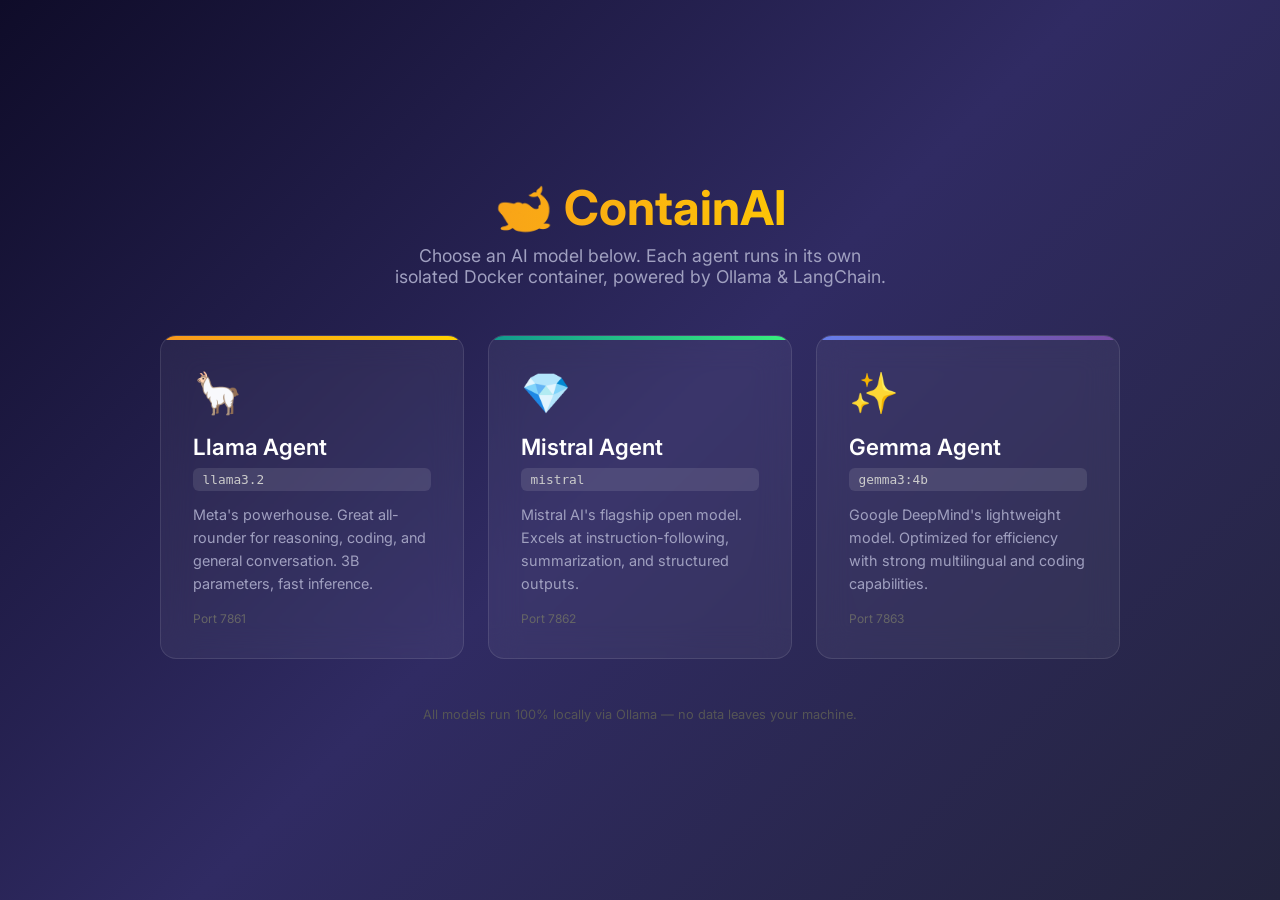
<file: gateway/index.html>
<!DOCTYPE html>
<html lang="en">

<head>
    <meta charset="UTF-8">
    <meta name="viewport" content="width=device-width, initial-scale=1.0">
    <title>ContainAI — Model Selector</title>
    <link href="https://fonts.googleapis.com/css2?family=Inter:wght@300;400;500;600;700&display=swap" rel="stylesheet">
    <style>
        *,
        *::before,
        *::after {
            box-sizing: border-box;
            margin: 0;
            padding: 0;
        }

        body {
            font-family: 'Inter', sans-serif;
            min-height: 100vh;
            background: linear-gradient(135deg, #0f0c29 0%, #302b63 50%, #24243e 100%);
            display: flex;
            flex-direction: column;
            align-items: center;
            justify-content: center;
            color: #e0e0e0;
            padding: 2rem;
        }

        .hero {
            text-align: center;
            margin-bottom: 3rem;
        }

        .hero h1 {
            font-size: 3rem;
            font-weight: 700;
            background: linear-gradient(90deg, #f7971e, #ffd200);
            -webkit-background-clip: text;
            -webkit-text-fill-color: transparent;
            margin-bottom: 0.5rem;
        }

        .hero p {
            font-size: 1.1rem;
            color: #a0a0c0;
            max-width: 500px;
            margin: 0 auto;
        }

        .grid {
            display: grid;
            grid-template-columns: repeat(auto-fit, minmax(280px, 1fr));
            gap: 1.5rem;
            max-width: 960px;
            width: 100%;
        }

        .card {
            background: rgba(255, 255, 255, 0.05);
            backdrop-filter: blur(16px);
            border: 1px solid rgba(255, 255, 255, 0.1);
            border-radius: 16px;
            padding: 2rem;
            transition: transform 0.25s ease, box-shadow 0.25s ease, border-color 0.25s ease;
            cursor: pointer;
            text-decoration: none;
            color: inherit;
            display: flex;
            flex-direction: column;
            position: relative;
            overflow: hidden;
        }

        .card:hover {
            transform: translateY(-6px);
            box-shadow: 0 20px 40px rgba(0, 0, 0, 0.4);
            border-color: rgba(255, 215, 0, 0.4);
        }

        .card::before {
            content: '';
            position: absolute;
            top: 0;
            left: 0;
            width: 100%;
            height: 4px;
            border-radius: 16px 16px 0 0;
        }

        .card:nth-child(1)::before {
            background: linear-gradient(90deg, #f7971e, #ffd200);
        }

        .card:nth-child(2)::before {
            background: linear-gradient(90deg, #11998e, #38ef7d);
        }

        .card:nth-child(3)::before {
            background: linear-gradient(90deg, #667eea, #764ba2);
        }

        .card .icon {
            font-size: 2.5rem;
            margin-bottom: 1rem;
        }

        .card h2 {
            font-size: 1.4rem;
            font-weight: 600;
            margin-bottom: 0.5rem;
            color: #fff;
        }

        .card .model-tag {
            display: inline-block;
            background: rgba(255, 255, 255, 0.1);
            border-radius: 6px;
            padding: 0.25rem 0.6rem;
            font-size: 0.8rem;
            font-weight: 500;
            color: #ccc;
            margin-bottom: 0.75rem;
            font-family: monospace;
        }

        .card p {
            font-size: 0.9rem;
            color: #a0a0c0;
            line-height: 1.6;
            flex-grow: 1;
        }

        .card .port {
            margin-top: 1rem;
            font-size: 0.75rem;
            color: #666;
        }

        .footer {
            margin-top: 3rem;
            text-align: center;
            font-size: 0.8rem;
            color: #555;
        }
    </style>
</head>

<body>
    <div class="hero">
        <h1>🐋 ContainAI</h1>
        <p>Choose an AI model below. Each agent runs in its own isolated Docker container, powered by Ollama &
            LangChain.</p>
    </div>

    <div class="grid">
        <a class="card" href="http://localhost:7861" target="_blank">
            <span class="icon">🦙</span>
            <h2>Llama Agent</h2>
            <span class="model-tag">llama3.2</span>
            <p>Meta's powerhouse. Great all-rounder for reasoning, coding, and general conversation. 3B parameters, fast
                inference.</p>
            <span class="port">Port 7861</span>
        </a>

        <a class="card" href="http://localhost:7862" target="_blank">
            <span class="icon">💎</span>
            <h2>Mistral Agent</h2>
            <span class="model-tag">mistral</span>
            <p>Mistral AI's flagship open model. Excels at instruction-following, summarization, and structured outputs.
            </p>
            <span class="port">Port 7862</span>
        </a>

        <a class="card" href="http://localhost:7863" target="_blank">
            <span class="icon">✨</span>
            <h2>Gemma Agent</h2>
            <span class="model-tag">gemma3:4b</span>
            <p>Google DeepMind's lightweight model. Optimized for efficiency with strong multilingual and coding
                capabilities.</p>
            <span class="port">Port 7863</span>
        </a>
    </div>

    <div class="footer">
        All models run 100% locally via Ollama — no data leaves your machine.
    </div>
</body>

</html>
</file>
